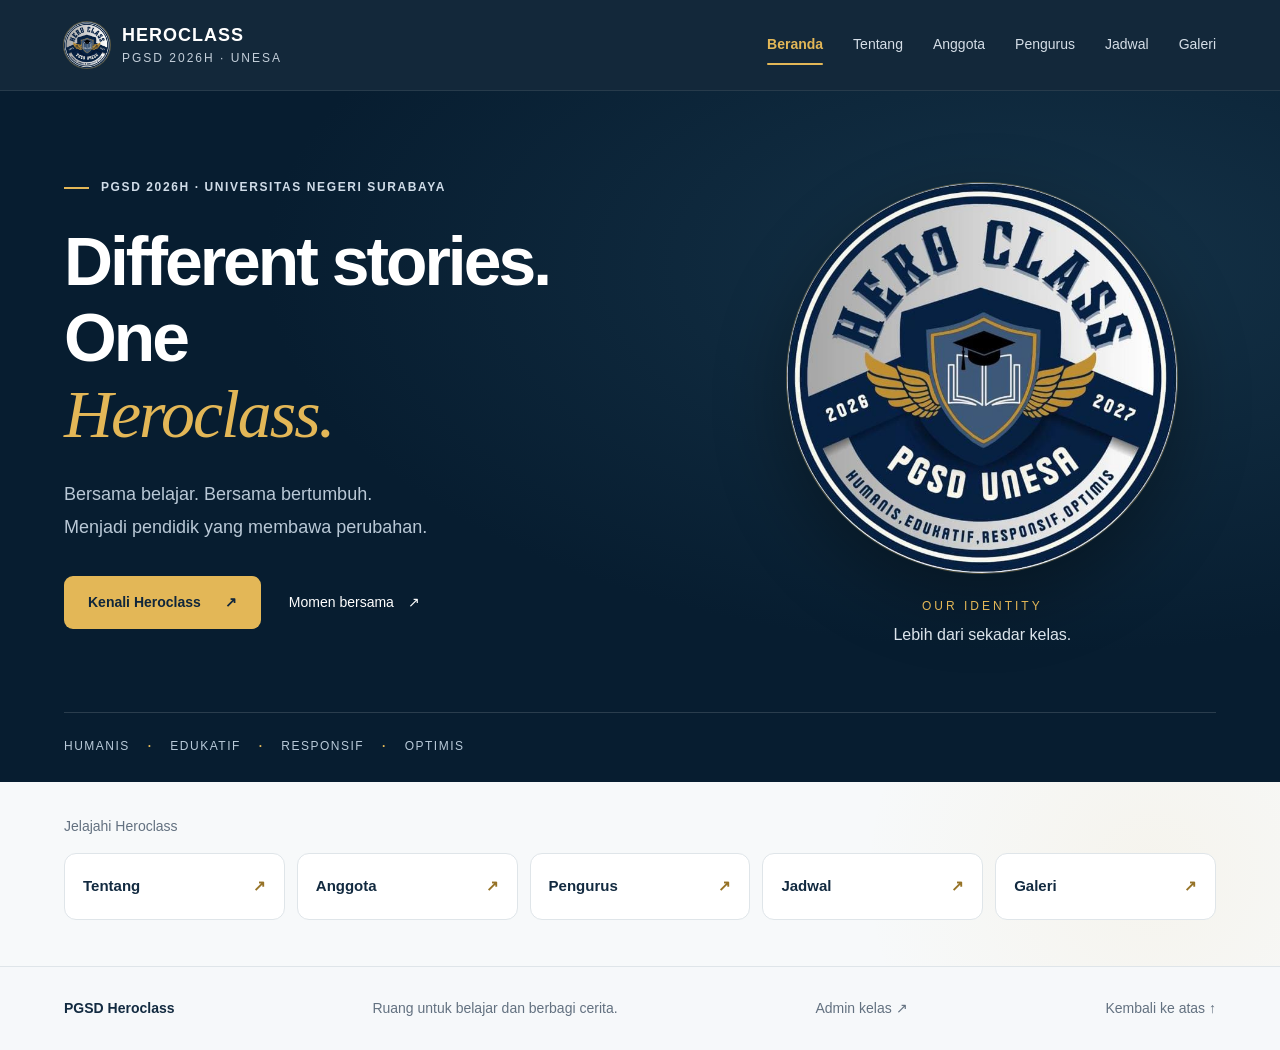
<file: index.html>
<!doctype html>
<html lang="id">
  <head>
    <meta charset="UTF-8">
    <meta name="viewport" content="width=device-width,initial-scale=1">
    <title>
      Beranda — PGSD Heroclass
    </title>
    <meta name="description" content="Profil PGSD Heroclass (PGSD H), Universitas Negeri Surabaya.">
    <meta name="theme-color" content="#071d30">
    <link rel="icon" type="image/jpeg" href="./logo-heroclass.jpeg">
    <link rel="stylesheet" href="./styles.css">
    <script src="./app.js"></script>
  </head>
  <body>
    <a class="skip" href="#utama">
      Langsung ke isi
    </a>
    <header>
      <div class="wrap nav">
        <a href="./index.html" class="brand" aria-label="PGSD Heroclass, beranda">
          <span class="logo-crop brand-logo">
            <img src="./logo-heroclass.jpeg" alt="" width="716" height="702">
          </span>
          <span>
            HEROCLASS
            <small>
              PGSD 2026H · UNESA
            </small>
          </span>
        </a>
        <button class="menu-toggle" aria-label="Buka menu navigasi" aria-expanded="false" aria-controls="site-navigation">
          <span class="menu-icon" aria-hidden="true">
            <i>
            </i>
            <i>
            </i>
            <i>
            </i>
          </span>
          Menu
        </button>
        <nav id="site-navigation" aria-label="Navigasi utama">
          <a href="./index.html" aria-current="page">
            Beranda
          </a>
          <a href="./tentang.html">
            Tentang
          </a>
          <a href="./anggota.html">
            Anggota
          </a>
          <a href="./pengurus.html">
            Pengurus
          </a>
          <a href="./jadwal.html">
            Jadwal
          </a>
          <a href="./galeri.html">
            Galeri
          </a>
        </nav>
      </div>
    </header>
    <main id="utama" class="home-main">
      <section class="hero">
        <div class="wrap hero-inner">
          <div class="hero-main">
            <div class="hero-copy">
              <div class="eyebrow">
                <span>
                </span>
                PGSD 2026H · UNIVERSITAS NEGERI SURABAYA
              </div>
              <h1>
                Different stories.
                <br>
                One
                <em>
                  Heroclass.
                </em>
              </h1>
              <p class="hero-description">
                Bersama belajar. Bersama bertumbuh.
                <br>
                Menjadi pendidik yang membawa perubahan.
              </p>
              <div class="hero-actions">
                <a class="button" href="./tentang.html">
                  Kenali Heroclass
                  <span aria-hidden="true">
                    ↗
                  </span>
                </a>
                <a class="secondary" href="./galeri.html">
                  Momen bersama
                  <span aria-hidden="true">
                    ↗
                  </span>
                </a>
              </div>
            </div>
            <div class="identity">
              <div class="logo-frame">
                <span class="logo-crop">
                  <img src="./logo-heroclass.jpeg" alt="Logo Hero Class PGSD UNESA: perisai, buku, toga, dan sayap emas" width="716" height="702" fetchpriority="high">
                </span>
              </div>
              <div class="identity-caption">
                <span>
                  OUR IDENTITY
                </span>
                <strong>
                  Lebih dari sekadar kelas.
                </strong>
              </div>
            </div>
          </div>
          <div class="hero-foot">
            <span>
              HUMANIS
              <b>
                ·
              </b>
              EDUKATIF
              <b>
                ·
              </b>
              RESPONSIF
              <b>
                ·
              </b>
              OPTIMIS
            </span>
           
          </div>
        </div>
      </section>
      <section class="page-links">
        <div class="wrap">
          <h2 class="page-links-title">
            Jelajahi Heroclass
          </h2>
          <div class="page-link-grid">
            <a class="page-card" href="./tentang.html">
              Tentang
              <span aria-hidden="true">
                ↗
              </span>
            </a>
            <a class="page-card" href="./anggota.html">
              Anggota
              <span aria-hidden="true">
                ↗
              </span>
            </a>
            <a class="page-card" href="./pengurus.html">
              Pengurus
              <span aria-hidden="true">
                ↗
              </span>
            </a>
            <a class="page-card" href="./jadwal.html">
              Jadwal
              <span aria-hidden="true">
                ↗
              </span>
            </a>
            <a class="page-card" href="./galeri.html">
              Galeri
              <span aria-hidden="true">
                ↗
              </span>
            </a>
          </div>
        </div>
      </section>
    </main>
    <footer>
      <div class="wrap footer-inner">
        <a href="./index.html">
          <strong>
            PGSD Heroclass
          </strong>
        </a>
        <span>
          Ruang untuk belajar dan berbagi cerita.
        </span>
        <a href="https://admin.pgsdheroclass.web.id" aria-label="Buka halaman admin kelas">
          Admin kelas ↗
        </a>
        <a href="#utama">
          Kembali ke atas ↑
        </a>
      </div>
    </footer>
  </body>
</html>
</file>
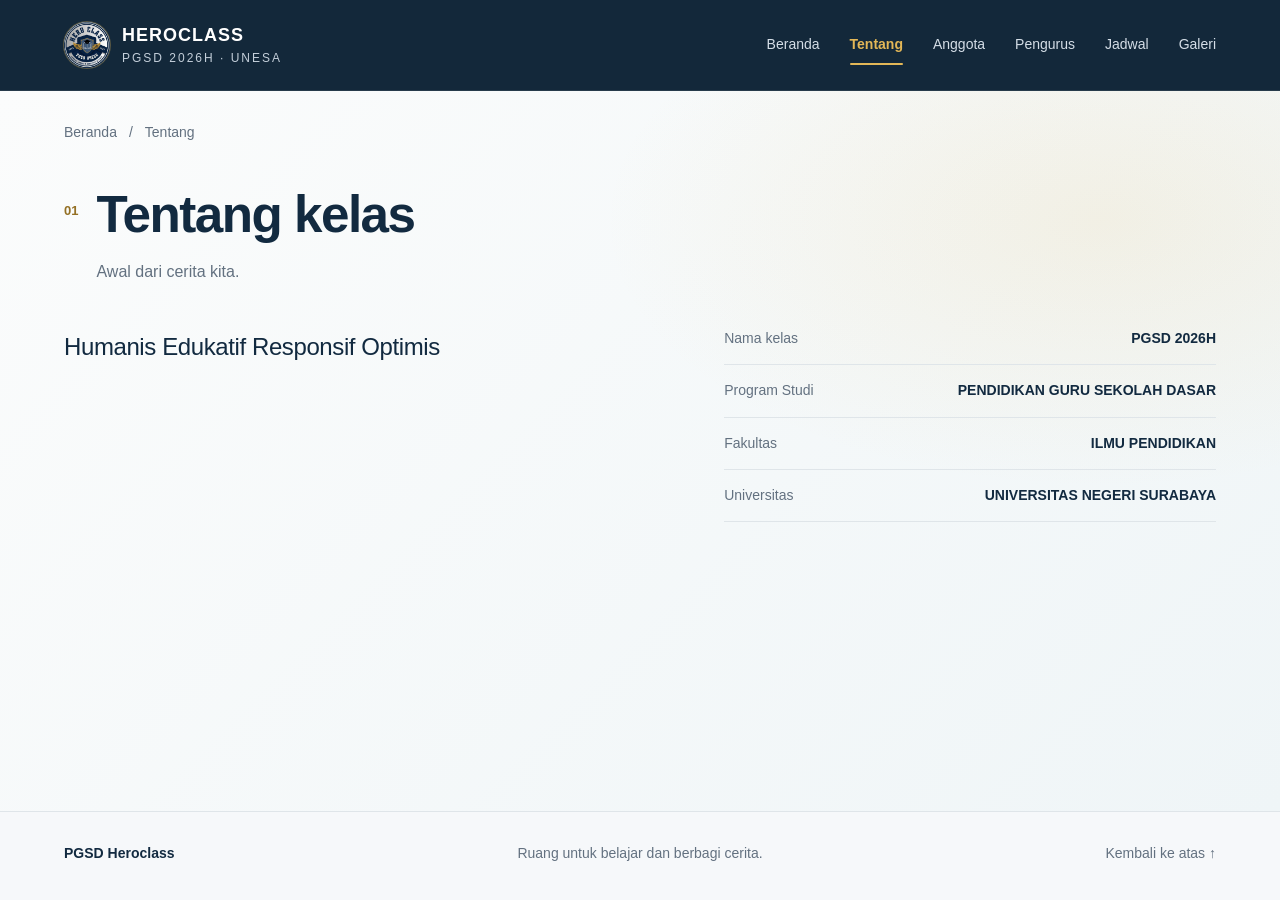
<file: tentang.html>
<!doctype html>
<html lang="id">
  <head>
    <meta charset="UTF-8">
    <meta name="viewport" content="width=device-width,initial-scale=1">
    <title>
      Tentang kelas — PGSD Heroclass
    </title>
    <meta name="description" content="Kenali identitas dan semangat PGSD Heroclass.">
    <meta name="theme-color" content="#071d30">
    <link rel="icon" type="image/jpeg" href="./logo-heroclass.jpeg">
    <link rel="stylesheet" href="./styles.css">
    <script src="./app.js"></script>
  </head>
  <body>
    <a class="skip" href="#utama">
      Langsung ke isi
    </a>
    <header>
      <div class="wrap nav">
        <a href="./" class="brand" aria-label="PGSD Heroclass, beranda">
          <span class="logo-crop brand-logo">
            <img src="./logo-heroclass.jpeg" alt="" width="716" height="702">
          </span>
          <span>
            HEROCLASS
            <small>
              PGSD 2026H · UNESA
            </small>
          </span>
        </a>
        <button class="menu-toggle" aria-label="Buka menu navigasi" aria-expanded="false" aria-controls="site-navigation">
          <span class="menu-icon" aria-hidden="true">
            <i>
            </i>
            <i>
            </i>
            <i>
            </i>
          </span>
          Menu
        </button>
        <nav id="site-navigation" aria-label="Navigasi utama">
          <a href="./">
            Beranda
          </a>
          <a href="./tentang.html" aria-current="page">
            Tentang
          </a>
          <a href="./anggota.html">
            Anggota
          </a>
          <a href="./pengurus.html">
            Pengurus
          </a>
          <a href="./jadwal.html">
            Jadwal
          </a>
          <a href="./galeri.html">
            Galeri
          </a>
        </nav>
      </div>
    </header>
    <main id="utama" class="page-main">
      <div class="wrap">
        <div class="breadcrumb" aria-label="Lokasi halaman">
          <a href="./">
            Beranda
          </a>
          <span aria-hidden="true">
            /
          </span>
          <span>
            Tentang
          </span>
        </div>
      </div>
      <section class="section page-section" id="tentang">
        <div class="wrap">
          <div class="section-head">
            <span class="num">
              01
            </span>
            <div>
              <h1>
                Tentang kelas
              </h1>
              <p>
                Awal dari cerita kita.
              </p>
            </div>
          </div>
          <div class="about-grid">
            <p class="about-copy">
             Humanis
             Edukatif
             Responsif
             Optimis
            </p>
            <dl class="details">
              <div>
                <dt>
                  Nama kelas
                </dt>
                <dd>
                  PGSD 2026H
                </dd>
              </div>
              <div>
                <dt>
                  Program Studi
                </dt>
                <dd>
                  PENDIDIKAN GURU SEKOLAH DASAR
                </dd>
              </div>
              <div>
                <dt>
                  Fakultas
                </dt>
                <dd>
                  ILMU PENDIDIKAN
                </dd>
              </div>
              <div>
                <dt>
                  Universitas
                </dt>
                <dd>
                  UNIVERSITAS NEGERI SURABAYA
                </dd>
              </div>
            </dl>
          </div>
        </div>
      </section>
    </main>
    <footer>
      <div class="wrap footer-inner">
        <a href="./">
          <strong>
            PGSD Heroclass
          </strong>
        </a>
        <span>
          Ruang untuk belajar dan berbagi cerita.
        </span>
        <a href="#utama">
          Kembali ke atas ↑
        </a>
      </div>
    </footer>
  </body>
</html>
</file>
<file: styles.css>
:root {
  --blue:#0c2a49;
  --ink:#122a40;
  --muted:#637180;
  --line:#dfe5e9;
  --paper:#f6f8fa;
  --gold:#e3b757
}
* {
  box-sizing:border-box
}
html {
  scroll-behavior:smooth;
  scroll-padding-top:110px
}
body {
  margin:0;
  background:var(--paper);
  color:var(--ink);
  font:16px/1.65 'Segoe UI',Arial,sans-serif
}
a {
  color:inherit;
  text-decoration:none
}
a:focus-visible {
  outline:3px solid #d99a2b;
  outline-offset:5px
}
.skip {
  position:fixed;
  top:-70px;
  left:16px;
  background:white;
  padding:12px;
  z-index:10
}
.skip:focus {
  top:12px
}
.wrap {
  max-width:1240px;
  margin:auto;
  padding:0 44px
}
header {
  position:sticky;
  top:0;
  z-index:3;
  background:#071d30f2;
  color:white;
  border-bottom:1px solid #ffffff16;
  backdrop-filter:blur(18px)
}
.nav {
  min-height:90px;
  display:flex;
  align-items:center;
  justify-content:space-between;
  gap:24px
}
.brand {
  display:flex;
  align-items:center;
  gap:12px;
  font-size:18px;
  font-weight:750;
  letter-spacing:1px;
  line-height:1.3
}
.brand small {
  display:block;
  color:#c4cfda;
  font-size:12px;
  letter-spacing:2px;
  font-weight:500;
  margin-top:4px
}
.brand-logo {
  width:48px;
  height:48px;
  object-fit:cover;
  border-radius:50%;
  border:2px solid #e3b75766
}
nav {
  display:flex;
  gap:30px;
  font-size:14px;
  color:#d5dee7
}
nav a:hover {
  color:var(--gold)
}
.hero {
  background:radial-gradient(ellipse at 82% 25%,#20445b88,transparent 53%),#071d30;
  color:white;
  overflow:hidden
}
.hero-inner {
  padding-top:68px;
  padding-bottom:25px
}
.hero-main {
  display:grid;
  grid-template-columns:1.35fr 1fr;
  gap:54px;
  align-items:center;
  margin-bottom:64px
}
.eyebrow {
  font-size:12px;
  letter-spacing:1.6px;
  font-weight:600;
  color:#d0dce8;
  display:flex;
  align-items:center;
  gap:12px
}
.eyebrow>span {
  width:25px;
  height:2px;
  background:var(--gold);
  flex-shrink:0
}
h1 {
  font-size:clamp(48px,5.3vw,72px);
  line-height:1.13;
  letter-spacing:-3px;
  margin:26px 0 24px;
  font-weight:650
}
h1 em {
  display:block;
  font-family:Georgia,serif;
  font-weight:400;
  color:var(--gold);
  letter-spacing:-2px
}
.hero-description {
  font-size:18px;
  color:#b9c8d6;
  line-height:1.85;
  margin:0 0 32px
}
.hero-actions {
  display:flex;
  gap:28px;
  align-items:center;
  flex-wrap:wrap
}
.button {
  display:inline-flex;
  align-items:center;
  justify-content:space-between;
  gap:24px;
  padding:15px 24px;
  border-radius:9px;
  background:var(--gold);
  color:#10263b;
  font-size:14px;
  font-weight:700;
  transition:background .2s,transform .2s
}
.button:hover {
  background:#f4cf7b;
  transform:translateY(-2px)
}
.secondary {
  font-size:14px;
  display:flex;
  gap:14px;
  align-items:center
}
.secondary:hover {
  color:var(--gold)
}
.identity {
  padding:24px 20px 0;
  max-width:430px;
  justify-self:center;
  width:100%
}
.logo-frame {
  background:#ffffff;
  border:8px solid #ffffff;
  box-shadow:0 0 0 1px #e3b75755,0 25px 75px #0005;
  border-radius:50%;
  overflow:hidden;
  aspect-ratio:1
}
.logo-frame img {
  display:block;
  width:100%;
  height:100%;
  object-fit:contain
}
.identity-caption {
  text-align:center;
  margin-top:24px
}
.identity-caption span {
  display:block;
  font-size:12px;
  letter-spacing:3px;
  color:var(--gold)
}
.identity-caption strong {
  display:block;
  font-size:16px;
  font-weight:400;
  color:#dce5ec;
  margin-top:5px
}
.hero-foot {
  border-top:1px solid #ffffff24;
  padding-top:24px;
  display:flex;
  justify-content:space-between;
  gap:22px;
  align-items:center;
  color:#b9cad9;
  font-size:12px;
  letter-spacing:1.5px
}
.hero-foot b {
  color:var(--gold);
  padding:0 13px
}
.hero-foot a {
  font-size:14px;
  letter-spacing:0;
  display:flex;
  gap:24px
}
.section {
  padding:76px 0;
  border-bottom:1px solid var(--line)
}
.section-head {
  display:flex;
  gap:18px;
  align-items:start;
  margin-bottom:32px
}
.num {
  color:#947024;
  font-size:13px;
  padding-top:8px;
  font-weight:600
}
h2 {
  font-size:34px;
  line-height:1.2;
  letter-spacing:-1px;
  margin:0 0 10px
}
h3 {
  font-size:18px;
  margin:0 0 8px
}
.section-head p {
  margin:0;
  color:var(--muted)
}
.about-grid {
  display:grid;
  grid-template-columns:1.2fr 1fr;
  gap:70px
}
.about-copy {
  font-size:24px;
  line-height:1.65;
  margin:0;
  letter-spacing:-.4px
}
.details {
  margin:0;
  font-size:14px
}
.details div {
  display:flex;
  justify-content:space-between;
  gap:22px;
  border-bottom:1px solid var(--line);
  padding:14px 0
}
.details div:first-child {
  padding-top:0
}
dt {
  color:var(--muted)
}
dd {
  margin:0;
  font-weight:600;
  text-align:right
}
.empty {
  border:1px solid var(--line);
  border-radius:16px;
  padding:30px;
  background:white
}
.empty p {
  margin:0;
  color:var(--muted)
}
.people {
  display:grid;
  grid-template-columns:repeat(4,1fr);
  gap:18px
}
.person {
  background:white;
  border:1px solid var(--line);
  border-radius:16px;
  padding:26px;
  transition:transform .2s,box-shadow .2s
}
.person:hover {
  transform:translateY(-4px);
  box-shadow:0 14px 30px #102a4010
}
.initial {
  width:44px;
  height:44px;
  display:grid;
  place-items:center;
  border-radius:12px;
  background:#f6efdF;
  color:#87641d;
  font-size:14px;
  margin-bottom:24px
}
.person h3 {
  font-size:14px;
  font-weight:400;
  color:var(--muted)
}
.person p {
  margin:0;
  font-size:18px;
  font-weight:600
}
.schedule {
  display:grid;
  grid-template-columns:200px 1fr;
  border:1px solid var(--line);
  border-radius:16px;
  overflow:hidden;
  background:white
}
.days {
  background:#eaf0f4;
  padding:28px;
  font-size:20px;
  font-weight:600
}
.schedule .empty {
  border:0
}
.gallery {
  background:#edf2f6
}
footer {
  padding:30px 0
}
.footer-inner {
  display:flex;
  justify-content:space-between;
  gap:20px;
  font-size:14px;
  color:var(--muted)
}
.footer-inner strong {
  color:var(--ink)
}
@media(min-width:1500px) {
  .hero-inner {
    padding-top:90px
  }
  .hero-main {
    margin-bottom:86px
  }
}
@media(max-width:900px) {
  .wrap {
    padding-left:26px;
    padding-right:26px
  }
  .hero-main {
    gap:24px
  }
  nav {
    gap:20px
  }
  h1 {
    font-size:53px
  }
  .hero-actions {
    gap:18px
  }
  .identity {
    padding:12px
  }
  .hero-foot {
    letter-spacing:.5px
  }
  .hero-foot b {
    padding:0 6px
  }
  .about-grid {
    gap:35px
  }
}
@media(max-width:680px) {
  .nav {
    min-height:0;
    align-items:start;
    flex-direction:column;
    gap:18px;
    padding-top:16px;
    padding-bottom:14px
  }
  nav {
    width:100%;
    justify-content:space-between;
    gap:14px;
    font-size:14px;
    flex-wrap:wrap
  }
  .brand-logo {
    width:40px;
    height:40px
  }
  .brand {
    font-size:16px
  }
  .hero-inner {
    padding-top:40px
  }
  .hero-main {
    grid-template-columns:1fr;
    gap:32px;
    margin-bottom:38px
  }
  .eyebrow {
    font-size:11px;
    letter-spacing:1px
  }
  h1 {
    font-size:56px;
    letter-spacing:-2.5px;
    margin-top:24px
  }
  h1 em {
    display:inline
  }
  .hero-description {
    font-size:16px
  }
  .identity {
    max-width:285px;
    padding:12px
  }
  .identity-caption {
    margin-top:20px
  }
  .hero-foot {
    flex-direction:column;
    align-items:start;
    gap:18px;
    font-size:10px;
    letter-spacing:.5px
  }
  .hero-foot b {
    padding:0 4px
  }
  .section {
    padding:48px 0
  }
  h2 {
    font-size:28px
  }
  .about-grid {
    grid-template-columns:1fr;
    gap:26px
  }
  .about-copy {
    font-size:21px
  }
  .people {
    grid-template-columns:repeat(2,1fr);
    gap:12px
  }
  .person {
    padding:20px
  }
  .schedule {
    grid-template-columns:1fr
  }
  .days {
    padding:16px 24px;
    font-size:18px
  }
  .empty {
    padding:24px
  }
  .footer-inner {
    flex-direction:column;
    gap:10px
  }
  html {
    scroll-padding-top:155px
  }
}
@media(max-width:380px) {
  h1 {
    font-size:47px
  }
  .wrap {
    padding-left:20px;
    padding-right:20px
  }
  .hero-actions {
    gap:16px
  }
  .button {
    padding:13px 18px
  }
  .details div {
    flex-direction:column;
    gap:5px
  }
  dd {
    text-align:left
  }
}
@media(prefers-reduced-motion:reduce) {
  html {
    scroll-behavior:auto
  }
  *,*:before,*:after {
    transition:none!important
  }
}
/* The original logo is clipped around its outer circular emblem. */
.logo-crop {
  display:block;
  position:relative;
  aspect-ratio:1;
  overflow:hidden;
  border-radius:50%;
  isolation:isolate;
  flex-shrink:0;
  background:#0b2948
}
.logo-crop img {
  position:absolute;
  display:block;
  width:111.527%;
  height:109.346%;
  max-width:none;
  left:-4.673%;
  top:-7.477%;
  object-fit:fill
}
.brand-logo {
  width:46px;
  height:46px;
  border:0;
  box-shadow:0 0 0 1px #e3b75755
}
.logo-frame {
  border:0;
  background:transparent;
  overflow:visible;
  aspect-ratio:1;
  box-shadow:0 0 0 1px #e3b75755,0 25px 75px #0005;
  padding:0
}
.logo-frame .logo-crop {
  width:100%;
  height:100%
}
.nav a[aria-current="page"] {
  color:var(--gold);
  font-weight:700
}
nav a {
  padding:8px 0;
  position:relative
}
nav a[aria-current="page"]:after {
  content:"";
  height:2px;
  background:var(--gold);
  position:absolute;
  bottom:0;
  left:0;
  right:0;
  border-radius:2px
}
.menu-toggle {
  display:none;
  border:1px solid #ffffff40;
  color:white;
  background:transparent;
  border-radius:8px;
  padding:10px 14px;
  font:600 14px 'Segoe UI',sans-serif;
  align-items:center;
  gap:10px;
  cursor:pointer
}
.menu-icon {
  width:17px;
  display:grid;
  gap:4px
}
.menu-icon i {
  height:1px;
  background:currentColor;
  display:block
}
.page-main {
  min-height:calc(100svh - 180px)
}
.breadcrumb {
  padding-top:30px;
  display:flex;
  align-items:center;
  gap:12px;
  font-size:14px;
  color:var(--muted)
}
.breadcrumb a:hover {
  color:var(--blue);
  text-decoration:underline
}
.page-section {
  border:0;
  padding-top:42px;
  min-height:420px
}
.page-section.gallery {
  background:transparent
}
.page-section .section-head {
  margin-bottom:42px
}
.page-section h1 {
  font-family:'Segoe UI',Arial,sans-serif;
  font-size:clamp(34px,4vw,52px);
  color:var(--ink);
  line-height:1.15;
  letter-spacing:-1.5px;
  margin:0 0 14px;
  font-weight:650
}
.page-section .num {
  padding-top:14px;
  color:#947024
}
.page-links {
  padding:36px 0 46px
}
.page-links-title {
  font-size:14px;
  font-weight:500;
  color:var(--muted);
  margin:0 0 18px;
  letter-spacing:0
}
.page-link-grid {
  display:grid;
  grid-template-columns:repeat(5,minmax(0,1fr));
  gap:12px
}
.page-card {
  display:flex;
  justify-content:space-between;
  align-items:center;
  gap:10px;
  background:white;
  border:1px solid var(--line);
  border-radius:12px;
  padding:20px 18px;
  font-size:15px;
  font-weight:600;
  transition:transform .2s,border-color .2s
}
.page-card span {
  color:#967327
}
.page-card:hover {
  transform:translateY(-3px);
  border-color:#bfa76f
}
footer {
  border-top:1px solid var(--line)
}
.empty {
  max-width:100%
}
.empty h3 {
  font-weight:600
}
.brand:focus-visible,.menu-toggle:focus-visible {
  outline:3px solid var(--gold);
  outline-offset:5px
}
@media(max-width:900px) {
  nav {
    gap:17px
  }
  .page-link-grid {
    grid-template-columns:repeat(3,minmax(0,1fr))
  }
  .page-card {
    padding:18px 16px
  }
}
@media(max-width:680px) {
  .nav {
    flex-direction:row;
    align-items:center;
    flex-wrap:wrap;
    gap:0;
    min-height:80px;
    padding-top:16px;
    padding-bottom:16px
  }
  .brand-logo {
    width:42px;
    height:42px
  }
  .js .menu-toggle {
    display:flex
  }
  .js nav {
    display:none
  }
  .js nav.is-open {
    display:grid
  }
  nav {
    display:grid;
    grid-template-columns:repeat(2,minmax(0,1fr));
    width:100%;
    margin-top:20px;
    gap:6px 18px;
    padding-top:12px;
    border-top:1px solid #ffffff20
  }
  nav a {
    padding:10px 12px;
    border-radius:7px
  }
  nav a[aria-current="page"] {
    background:#ffffff0c
  }
  nav a[aria-current="page"]:after {
    left:12px;
    right:12px
  }
  .page-link-grid {
    grid-template-columns:repeat(2,minmax(0,1fr))
  }
  .page-card:last-child {
    grid-column:1/-1
  }
  .page-section {
    padding-top:30px
  }
  .page-section .section-head {
    margin-bottom:30px
  }
  .page-section .num {
    padding-top:8px
  }
  .breadcrumb {
    padding-top:24px
  }
  .page-main {
    min-height:calc(100svh - 250px)
  }
  html {
    scroll-padding-top:100px
  }
}
/* Flexible content and compact controls for narrow phones. */
.hero-copy,.identity,.about-grid>*,.people>*,.page-link-grid>* {
  min-width:0
}
.page-section h1,.about-copy,dd {
  overflow-wrap:anywhere
}
@media(max-width:380px) {
  .brand {
    font-size:14px;
    gap:9px
  }
  .brand small {
    font-size:10px;
    letter-spacing:1.5px
  }
  .brand-logo {
    width:36px;
    height:36px
  }
  .menu-toggle {
    padding:10px;
    font-size:12px;
    gap:7px
  }
  .hero-description {
    line-height:1.7
  }
  .people {
    grid-template-columns:1fr
  }
  .hero-main {
    gap:24px
  }
  .hero-inner {
    padding-top:32px
  }
}
.profile-grid {
  display:grid;
  grid-template-columns:repeat(4,minmax(0,1fr));
  gap:18px
}
.profile-card {
  display:flex;
  align-items:center;
  gap:17px;
  min-width:0;
  background:#fff;
  border:1px solid var(--line);
  border-radius:16px;
  padding:18px;
  box-shadow:0 8px 25px #102a4009
}
.profile-photo {
  width:68px;
  height:68px;
  flex:0 0 68px;
  border-radius:50%;
  object-fit:cover;
  background:#eaf0f4;
  border:3px solid white;
  box-shadow:0 0 0 1px #dfe5e9
}
.profile-meta {
  min-width:0
}
.profile-meta h3 {
  margin:0;
  font-size:17px;
  overflow-wrap:anywhere
}
.profile-role {
  margin:4px 0 0;
  color:#8a6821;
  font-size:14px
}
.people.profile-grid .empty,.schedule-list>.empty,.gallery-grid>.empty {
  grid-column:1/-1
}
.schedule-list {
  display:grid;
  gap:12px
}
.schedule-card {
  display:grid;
  grid-template-columns:100px 150px 1fr;
  gap:18px;
  align-items:center;
  padding:20px 24px;
  background:white;
  border:1px solid var(--line);
  border-radius:14px
}
.schedule-day {
  font-weight:700;
  color:#8a6821
}
.schedule-time {
  font-variant-numeric:tabular-nums;
  white-space:nowrap
}
.schedule-info h3,.gallery-copy h3 {
  font-size:17px;
  margin:0
}
.schedule-info p,.gallery-copy p {
  font-size:14px;
  color:var(--muted);
  margin:3px 0 0
}
.gallery-grid {
  display:grid;
  grid-template-columns:repeat(3,minmax(0,1fr));
  gap:18px
}
.gallery-card {
  background:white;
  border:1px solid var(--line);
  border-radius:16px;
  overflow:hidden
}
.gallery-photo {
  display:block;
  width:100%;
  aspect-ratio:4/3;
  object-fit:cover;
  background:#eaf0f4
}
.gallery-copy {
  padding:18px
}
.gallery-copy time {
  display:block;
  margin-top:10px;
  color:var(--muted);
  font-size:13px
}
@media(max-width:900px) {
  .profile-grid {
    grid-template-columns:repeat(2,minmax(0,1fr))
  }
  .gallery-grid {
    grid-template-columns:repeat(2,minmax(0,1fr))
  }
}
@media(max-width:600px) {
  .profile-grid,.gallery-grid {
    grid-template-columns:1fr
  }
  .schedule-card {
    grid-template-columns:1fr 1fr;
    gap:6px 14px;
    padding:18px
  }
  .schedule-info {
    grid-column:1/-1
  }
  .profile-photo {
    width:60px;
    height:60px;
    flex-basis:60px
  }
  .profile-card {
    padding:16px
  }
}
/* Aturan akhir: menimpa versi lama yang tersisa dari paket awal. */
.profile-grid {
  display:grid;
  grid-template-columns:repeat(auto-fill,minmax(210px,1fr));
  gap:22px
}
.profile-card {
  position:relative;
  display:flex;
  align-items:center;
  min-height:238px;
  flex-direction:column;
  justify-content:center;
  text-align:center;
  gap:15px;
  padding:27px 20px;
  border-radius:22px;
  overflow:hidden;
  box-shadow:0 10px 28px #102a4010;
  transition:transform .2s ease,box-shadow .2s ease
}
.profile-card::before {
  content:"";
  position:absolute;
  inset:0 0 auto;
  height:5px;
  background:linear-gradient(90deg,#e3b757,#f5d888)
}
.profile-card:hover {
  transform:translateY(-5px);
  box-shadow:0 20px 34px #102a4017
}
.profile-photo,.profile-initial {
  width:104px;
  height:104px;
  flex:0 0 104px;
  border:5px solid white;
  box-shadow:0 0 0 1px #d8e1e7,0 10px 22px #102a401c
}
.profile-initial {
  font-size:31px
}
.profile-meta h3 {
  font-size:18px;
  line-height:1.35
}
.profile-role {
  margin-top:6px;
  font-size:13px;
  font-weight:700;
  letter-spacing:.3px
}
.gallery-grid {
  display:block;
  columns:4 220px;
  column-gap:14px
}
.gallery-card {
  display:block;
  position:relative;
  break-inside:avoid;
  margin:0 0 14px;
  border:0;
  border-radius:14px;
  box-shadow:0 7px 20px #102a4015;
  background:#dfe7ec;
  overflow:hidden
}
.gallery-photo {
  width:100%;
  height:auto;
  min-height:145px;
  aspect-ratio:auto;
  object-fit:cover;
  transition:transform .3s ease;
  vertical-align:middle
}
.gallery-card:hover .gallery-photo {
  transform:scale(1.045)
}
.gallery-copy {
  position:absolute;
  inset:auto 0 0;
  padding:38px 15px 14px;
  background:linear-gradient(transparent,#071d30e8);
  color:white;
  opacity:0;
  transform:translateY(8px);
  transition:opacity .2s ease,transform .2s ease
}
.gallery-card:hover .gallery-copy,.gallery-card:focus-within .gallery-copy {
  opacity:1;
  transform:translateY(0)
}
.gallery-copy h3 {
  font-size:15px;
  color:white
}
.gallery-copy p {
  color:#e4ebf0;
  font-size:13px
}
.gallery-copy time {
  color:#e3b757;
  margin-top:6px
}
@media(max-width:700px) {
  .profile-grid {
    grid-template-columns:repeat(2,minmax(0,1fr));
    gap:13px
  }
  .profile-card {
    min-height:208px;
    padding:20px 12px;
    border-radius:17px
  }
  .profile-photo,.profile-initial {
    width:82px;
    height:82px;
    flex-basis:82px
  }
  .profile-meta h3 {
    font-size:16px
  }
  .gallery-grid {
    columns:2 145px;
    column-gap:10px
  }
  .gallery-card {
    margin-bottom:10px;
    border-radius:10px
  }
  .gallery-copy {
    position:static;
    padding:10px 11px;
    background:#fff;
    color:var(--ink);
    opacity:1;
    transform:none
  }
  .gallery-copy h3 {
    color:var(--ink);
    font-size:14px
  }
  .gallery-copy p {
    color:var(--muted)
  }
  .gallery-copy time {
    color:#8a6821
  }
}
@media(max-width:380px) {
  .profile-grid {
    grid-template-columns:1fr
  }
  .gallery-grid {
    columns:1
  }
}
.desktop-suggestion {
  position:fixed;
  inset:0;
  z-index:100;
  display:grid;
  place-items:center;
  padding:22px;
  background:#071d30e8;
  backdrop-filter:blur(8px)
}
.desktop-suggestion-card {
  width:min(100%,430px);
  padding:31px 25px 23px;
  border-radius:22px;
  background:#fff;
  box-shadow:0 24px 80px #0007;
  text-align:center
}
.desktop-suggestion-icon {
  display:grid;
  place-items:center;
  width:48px;
  height:48px;
  margin:0 auto 16px;
  border-radius:14px;
  background:#f5eddc;
  color:#8a6821;
  font-size:24px
}
.desktop-suggestion-eyebrow {
  margin:0;
  color:#8a6821;
  font-size:11px;
  font-weight:700;
  letter-spacing:1.6px
}
.desktop-suggestion-card h2 {
  margin:8px 0 11px;
  font-size:27px
}
.desktop-suggestion-card>p:not(.desktop-suggestion-eyebrow):not(.desktop-suggestion-help) {
  margin:0;
  color:var(--muted);
  font-size:14px;
  line-height:1.7
}
.desktop-suggestion-actions {
  margin-top:22px
}
.desktop-suggestion-actions .button {
  width:100%;
  justify-content:space-between
}
.desktop-suggestion-help {
  margin:16px 0 0;
  color:#7c8994;
  font-size:12px
}
@media(min-width:681px) {
  .desktop-suggestion {
    display:none
  }
}
/* Kartu profil dan galeri yang lebih padat untuk halaman anggota, pengurus, serta album. */
.profile-grid {
  grid-template-columns:repeat(auto-fill,minmax(210px,1fr));
  gap:22px
}
.profile-card {
  position:relative;
  min-height:238px;
  flex-direction:column;
  justify-content:center;
  text-align:center;
  gap:15px;
  padding:27px 20px;
  border-radius:22px;
  overflow:hidden;
  box-shadow:0 10px 28px #102a4010;
  transition:transform .2s ease,box-shadow .2s ease
}
.profile-card::before {
  content:"";
  position:absolute;
  inset:0 0 auto;
  height:5px;
  background:linear-gradient(90deg,#e3b757,#f5d888)
}
.profile-card:hover {
  transform:translateY(-5px);
  box-shadow:0 20px 34px #102a4017
}
.profile-photo,.profile-initial {
  width:104px;
  height:104px;
  flex-basis:104px;
  border:5px solid white;
  box-shadow:0 0 0 1px #d8e1e7,0 10px 22px #102a401c
}
.profile-initial {
  font-size:31px
}
.profile-meta h3 {
  font-size:18px;
  line-height:1.35
}
.profile-role {
  margin-top:6px;
  font-size:13px;
  font-weight:700;
  letter-spacing:.3px
}
.gallery-grid {
  display:block;
  columns:4 220px;
  column-gap:14px
}
.gallery-card {
  display:block;
  position:relative;
  break-inside:avoid;
  margin:0 0 14px;
  border:0;
  border-radius:14px;
  box-shadow:0 7px 20px #102a4015;
  background:#dfe7ec;
  overflow:hidden
}
.gallery-photo {
  width:100%;
  height:auto;
  min-height:145px;
  aspect-ratio:auto;
  object-fit:cover;
  transition:transform .3s ease;
  vertical-align:middle
}
.gallery-card:hover .gallery-photo {
  transform:scale(1.045)
}
.gallery-copy {
  position:absolute;
  inset:auto 0 0;
  padding:38px 15px 14px;
  background:linear-gradient(transparent,#071d30e8);
  color:white;
  opacity:0;
  transform:translateY(8px);
  transition:opacity .2s ease,transform .2s ease
}
.gallery-card:hover .gallery-copy,.gallery-card:focus-within .gallery-copy {
  opacity:1;
  transform:translateY(0)
}
.gallery-copy h3 {
  font-size:15px;
  color:white
}
.gallery-copy p {
  color:#e4ebf0;
  font-size:13px
}
.gallery-copy time {
  color:#e3b757;
  margin-top:6px
}
@media(max-width:700px) {
  .profile-grid {
    grid-template-columns:repeat(2,minmax(0,1fr));
    gap:13px
  }
  .profile-card {
    min-height:208px;
    padding:20px 12px;
    border-radius:17px
  }
  .profile-photo,.profile-initial {
    width:82px;
    height:82px;
    flex-basis:82px
  }
  .profile-meta h3 {
    font-size:16px
  }
  .gallery-grid {
    columns:2 145px;
    column-gap:10px
  }
  .gallery-card {
    margin-bottom:10px;
    border-radius:10px
  }
  .gallery-copy {
    position:static;
    padding:10px 11px;
    background:#fff;
    color:var(--ink);
    opacity:1;
    transform:none
  }
  .gallery-copy h3 {
    color:var(--ink);
    font-size:14px
  }
  .gallery-copy p {
    color:var(--muted)
  }
  .gallery-copy time {
    color:#8a6821
  }
}
@media(max-width:380px) {
  .profile-grid {
    grid-template-columns:1fr
  }
  .gallery-grid {
    columns:1
  }
}
.profile-grid {
  display:grid;
  grid-template-columns:repeat(4,minmax(0,1fr));
  gap:18px
}
.profile-card {
  display:flex;
  align-items:center;
  gap:17px;
  min-width:0;
  background:#fff;
  border:1px solid var(--line);
  border-radius:16px;
  padding:18px;
  box-shadow:0 8px 25px #102a4009
}
.profile-photo {
  width:68px;
  height:68px;
  flex:0 0 68px;
  border-radius:50%;
  object-fit:cover;
  background:#eaf0f4;
  border:3px solid white;
  box-shadow:0 0 0 1px #dfe5e9
}
.profile-initial {
  display:grid;
  place-items:center;
  width:68px;
  height:68px;
  flex:0 0 68px;
  border-radius:50%;
  background:#f5f0e2;
  color:#85631f;
  font-size:22px
}
.profile-meta {
  min-width:0
}
.profile-meta h3 {
  margin:0;
  font-size:17px;
  overflow-wrap:anywhere
}
.profile-role {
  margin:4px 0 0;
  color:#8a6821;
  font-size:14px
}
.people.profile-grid .empty,.schedule-list>.empty,.gallery-grid>.empty {
  grid-column:1/-1
}
.schedule-list {
  display:grid;
  gap:12px
}
.schedule-card {
  display:grid;
  grid-template-columns:100px 150px 1fr;
  gap:18px;
  align-items:center;
  padding:20px 24px;
  background:white;
  border:1px solid var(--line);
  border-radius:14px
}
.schedule-day {
  font-weight:700;
  color:#8a6821
}
.schedule-time {
  font-variant-numeric:tabular-nums;
  white-space:nowrap
}
.schedule-info h3,.gallery-copy h3 {
  font-size:17px;
  margin:0
}
.schedule-info p,.gallery-copy p {
  font-size:14px;
  color:var(--muted);
  margin:3px 0 0
}
.gallery-grid {
  display:grid;
  grid-template-columns:repeat(3,minmax(0,1fr));
  gap:18px
}
.gallery-card {
  background:white;
  border:1px solid var(--line);
  border-radius:16px;
  overflow:hidden
}
.gallery-photo {
  display:block;
  width:100%;
  aspect-ratio:4/3;
  object-fit:cover;
  background:#eaf0f4
}
.gallery-copy {
  padding:18px
}
.gallery-copy time {
  display:block;
  margin-top:10px;
  color:var(--muted);
  font-size:13px
}
@media(max-width:900px) {
  .profile-grid {
    grid-template-columns:repeat(2,minmax(0,1fr))
  }
  .gallery-grid {
    grid-template-columns:repeat(2,minmax(0,1fr))
  }
}
@media(max-width:600px) {
  .profile-grid,.gallery-grid {
    grid-template-columns:1fr
  }
  .schedule-card {
    grid-template-columns:1fr 1fr;
    gap:6px 14px;
    padding:18px
  }
  .schedule-info {
    grid-column:1/-1
  }
  .profile-photo {
    width:60px;
    height:60px;
    flex-basis:60px
  }
  .profile-card {
    padding:16px
  }
}
</file>
